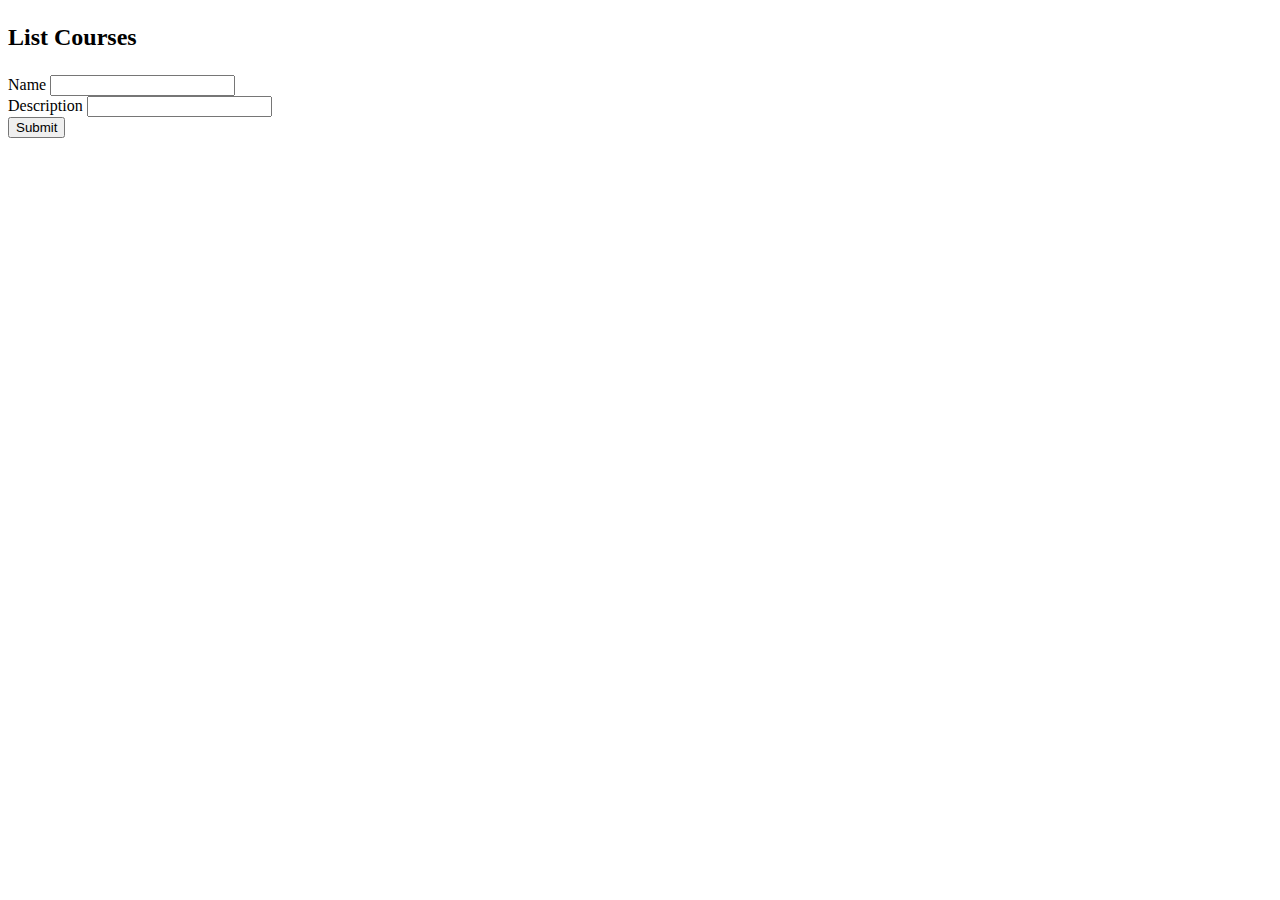
<file: Application/index.html>
<!DOCTYPE html>
<html lang="en">
<head>
    <meta charset="UTF-8">
    <title>Title</title>
</head>
<body>
    <div>
        <h2 class="courseHeader"><p>List Courses</p></h2>
        <ul class="listCourse"></ul>
    </div>
    <div class="formgroup">
        <div class="formgroup__element">
            <label for>Name</label>
            <input type="text" name="name">
        </div>
        <div class="formgroup__element">
            <label for>Description</label>
            <input type="text" name="description">
        </div>
        <button class="btn formgroup__submit">Submit</button>
    </div>

<script src="src.js"></script>
</body>
</html>
</file>
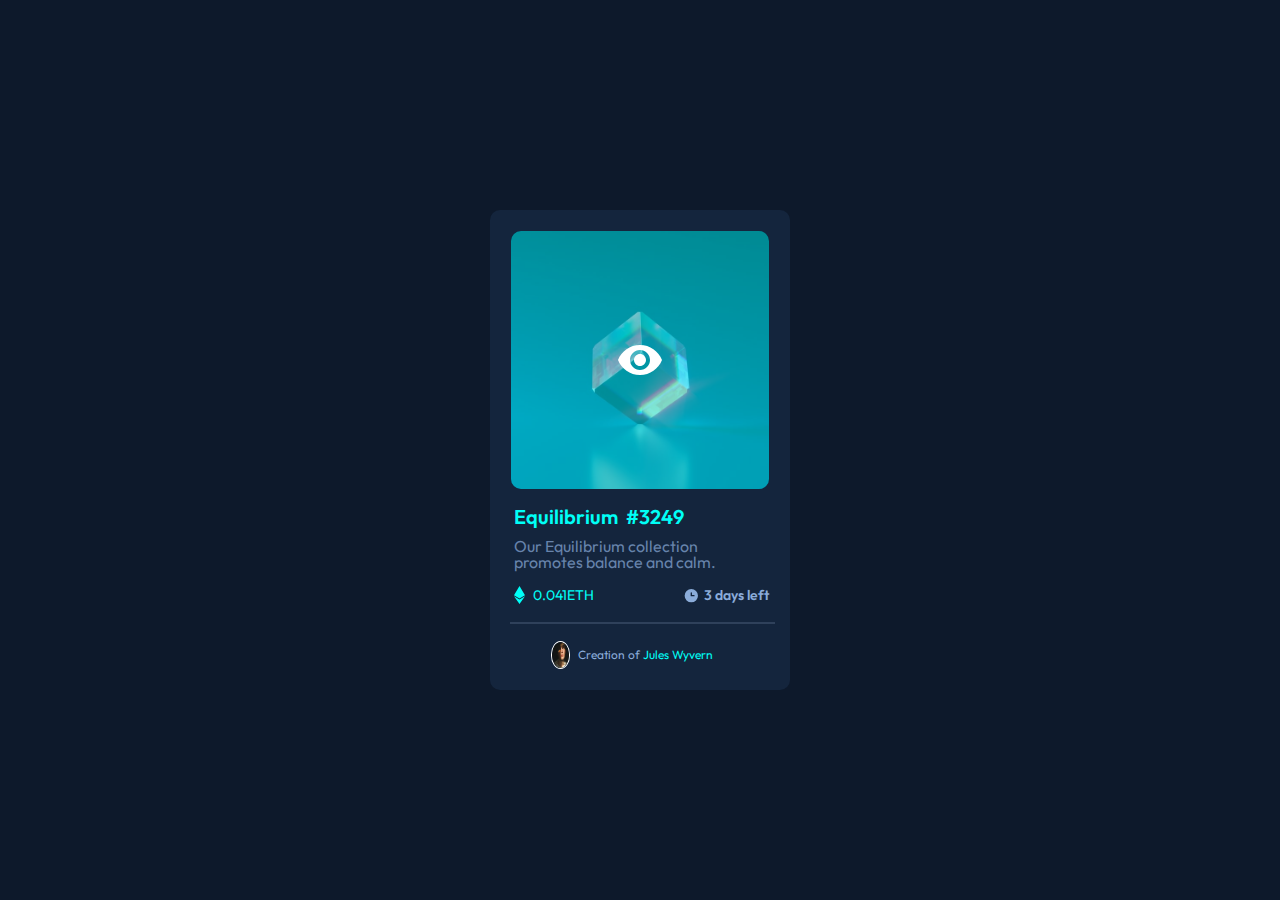
<file: Challange/index.html>
<!DOCTYPE html>
<html lang="en">
<head>
    <meta charset="UTF-8">
    <meta name="viewport" content="width=device-width, initial-scale=1.0">
    <title>Title</title>
    <link rel="stylesheet" href="reset.css">
    <link rel="stylesheet" href="styles.css">
    <link rel="preconnect" href="https://fonts.googleapis.com">
    <link rel="preconnect" href="https://fonts.gstatic.com" crossorigin>
    <link href="https://fonts.googleapis.com/css2?family=Outfit:wght@300;400;600&display=swap" rel="stylesheet">
</head>
<body>
<!--Container-->
<div class="container">
    <div class="card">
<!--        card header -->
        <div class="card__header">
            <div class="card__figure">
                <div class="card__figure-modal">
                    <img src="./assets/icon-view.svg" alt="card__image" class="card__image card__modal-image">
                </div>
                <img src="./assets/image-equilibrium.jpg" alt="card__image" class="card__image card__header-image">
            </div>
        </div>
        <!--                card__body-->
        <div class="card__body">
            <ul class="card__body-list">
                <li class="card__list-item"><h2 class="card__item-header">Equilibrium &#160<a href="" class="card__link">#3249</a></h2></li>
                <li class="card__list-item"><p class="card__item-text">Our Equilibrium collection promotes balance and
                    calm.</p></li>
                <li class="card__list-item">
                    <div class="card__sub-item">
                        <div class="card__sub-item-price">
                            <img src="./assets/icon-ethereum.svg" alt=""
                                 class="card__sub-item-price-icon card__icon">
                            <p class="card__sub-item-text card__sub-item-price-text">0.041ETH</p>
                        </div>
                        <div class="card__sub-item-time">
                            <img src="./assets/icon-clock.svg" alt="" class="card__time-icon">
                            <span class="card__sub-item-text time__text">3 days left</span>
                        </div>
                    </div>
                </li>
                <li>
                    <div class="card__separator"></div>
                </li>
            </ul>
        </div>
        <!--        card__footer-->
        <div class="card__footer">
            <img src="./assets/image-avatar.png" alt="" class="card__footer-img">
            <span class="card__footer-text">Creation of <a href="#" class="card__link">Jules Wyvern</a></span>
        </div>
    </div>
</div>
</body>
</html>
</file>
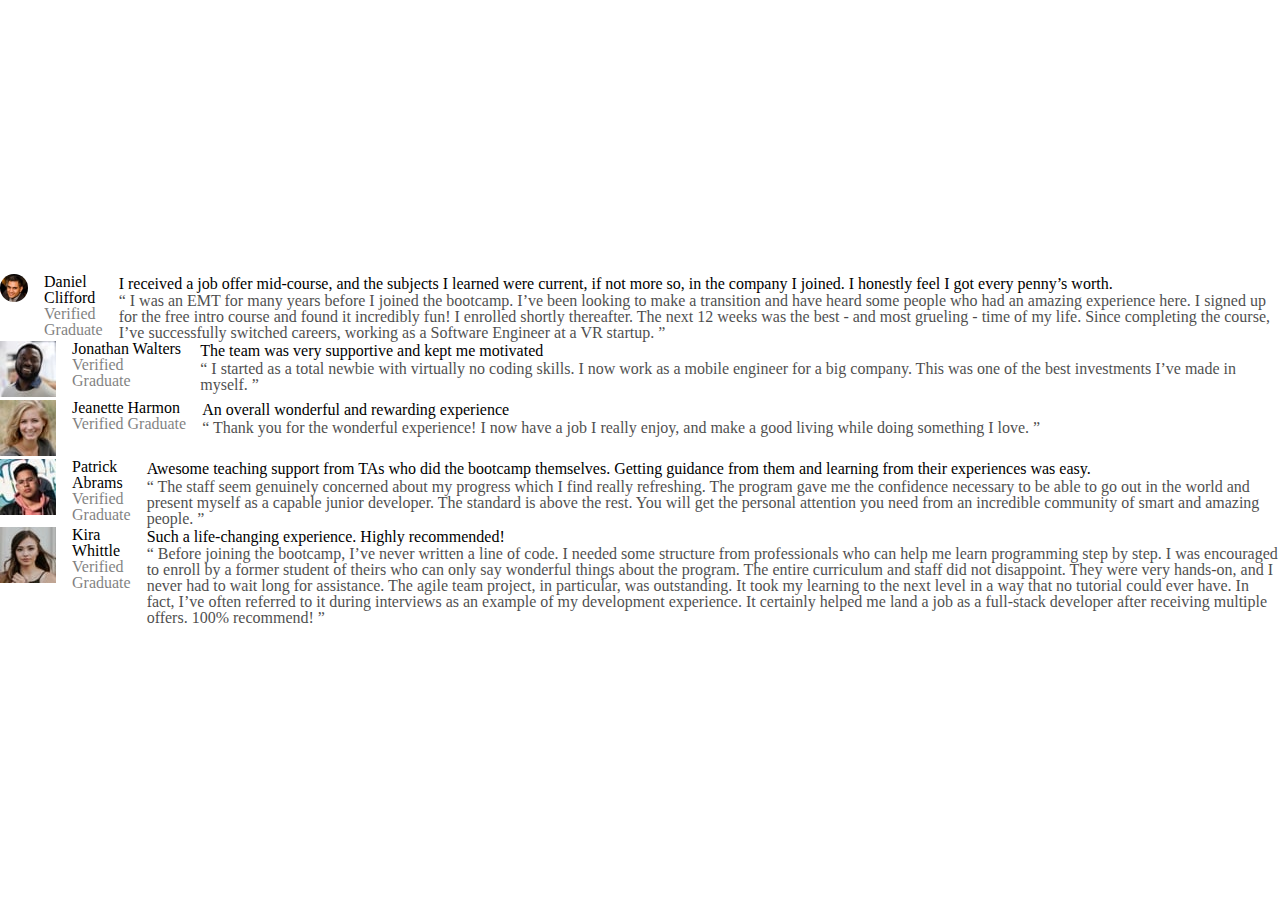
<file: Grid/index.html>
<!doctype html>
<html lang="en">
<head>
    <meta charset="UTF-8">
    <meta name="viewport"
          content="width=device-width, user-scalable=no, initial-scale=1.0, maximum-scale=1.0, minimum-scale=1.0">
    <meta http-equiv="X-UA-Compatible" content="ie=edge">
    <link rel="preconnect" href="https://fonts.googleapis.com">
    <link rel="preconnect" href="https://fonts.gstatic.com" crossorigin>
    <link href="https://fonts.googleapis.com/css2?family=Barlow+Semi+Condensed:wght@500;600&display=swap"
          rel="stylesheet">
    <link rel="stylesheet" href="reset.css">
    <link rel="stylesheet" href="styles.css">
    <title>Grid Demo</title>
</head>
<body>
<main class="testimonial-grid">
<!--        Daniel Article-->
    <article class="testimonial__item grid-col-span-2 flow bg-primary-400 quote text-neutral-100">
        <div class="flex testimonial__content">
            <div><img src="./images/image-daniel.jpg" alt="daniel clifford" class="testimonial__item-image"></div>
            <div class="testimonial__content-header">
                <h2 class="testimonial__item-name">Daniel Clifford</h2>
                <p class="testimonial__item-position">Verified Graduate</p>
            </div>
            <div class="testimonial__content-body">
                <p class="testimonial__body-text">
                    I received a job offer mid-course, and the subjects I learned were current, if not more so,
                    in the company I joined. I honestly feel I got every penny’s worth.
                </p>
                <p class="testimonial__body-text">
                    “ I was an EMT for many years before I joined the bootcamp. I’ve been looking to make a
                    transition and have heard some people who had an amazing experience here. I signed up
                    for the free intro course and found it incredibly fun! I enrolled shortly thereafter.
                    The next 12 weeks was the best - and most grueling - time of my life. Since completing
                    the course, I’ve successfully switched careers, working as a Software Engineer at a VR startup. ”
                </p>
            </div>
        </div>
    </article>
<!--    Jonathan Walters-->
    <article class="testimonial__item flow bg-secondary-400 text-neutral-100">
        <div class="flex testimonial__content">
            <div><img src="./images/image-jonathan.jpg" alt="Jonathan Walters"></div>
            <div class="testimonial__content-header">
                <h2 class="testimonial__item-name">Jonathan Walters</h2>
                <p class="testimonial__item-position">Verified Graduate</p>
            </div>
            <div class="testimonial__content-body">
                <p class="testimonial__body-text"> The team was very supportive and kept me motivated</p>
                <p class="testimonial__body-text">
                    “ I started as a total newbie with virtually no coding skills. I now work as a mobile engineer
                    for a big company. This was one of the best investments I’ve made in myself. ”
                </p>
            </div>
        </div>
    </article>
<!--    Jeanette Harmon-->
    <article class="testimonial__item flow bg-neutral-100 text-secondary-400">
        <div class="flex testimonial__content">
            <div><img src="./images/image-jeanette.jpg" alt="Jeanette Harmon"></div>
            <div class="testimonial__content-header">
                <h2 class="testimonial__item-name">Jeanette Harmon</h2>
                <p class="testimonial__item-position">Verified Graduate</p>
            </div>
            <div class="testimonial__content-body">
                <p class="testimonial__body-text">
                    An overall wonderful and rewarding experience
                </p>
                <p class="testimonial__body-text">
                    “ Thank you for the wonderful experience! I now have a job I really enjoy, and make a good living
                    while doing something I love. ”
                </p>
            </div>
        </div>
    </article>
<!--Patrick Abrams-->
    <article class="testimonial__item  grid-col-span-2 flow bg-secondary-500 text-neutral-100">
        <div class="flex testimonial__content">
            <div><img src="./images/image-patrick.jpg" alt="Patrick Abram"></div>
            <div class="testimonial__content-header">
                <h2 class="testimonial__item-name">Patrick Abrams</h2>
                <p class="testimonial__item-position">Verified Graduate</p>
            </div>
            <div class="testimonial__content-body">
                <p class="testimonial__body-text">
                    Awesome teaching support from TAs who did the bootcamp themselves. Getting guidance from them and
                    learning from their experiences was easy.
                </p>
                <p class="testimonial__body-text">
                    “ The staff seem genuinely concerned about my progress which I find really refreshing. The program
                    gave me the confidence necessary to be able to go out in the world and present myself as a capable
                    junior developer. The standard is above the rest. You will get the personal attention you need from
                    an incredible community of smart and amazing people. ”
                </p>
            </div>
        </div>
    </article>
<!--Kira Whittle-->
    <article class="testimonial__item">
        <div class="flex testimonial__content">
            <div><img src="./images/image-kira.jpg" alt="Kira Whittle"></div>
            <div class="testimonial__content-header">
                <h2 class="testimonial__item-name">Kira Whittle</h2>
                <p class="testimonial__item-position">Verified Graduate</p>
            </div>
            <div class="testimonial__content-body">
                <p class="testimonial__body-text">
                    Such a life-changing experience. Highly recommended!
                </p>
                <p class="testimonial__body-text">
                    “ Before joining the bootcamp, I’ve never written a line of code. I needed some structure from
                    professionals who can help me learn programming step by step. I was encouraged to enroll by a former
                    student of theirs who can only say wonderful things about the program. The entire curriculum and staff
                    did not disappoint. They were very hands-on, and I never had to wait long for assistance. The agile team
                    project, in particular, was outstanding. It took my learning to the next level in a way that no tutorial
                    could ever have. In fact, I’ve often referred to it during interviews as an example of my development
                    experience. It certainly helped me land a job as a full-stack developer after receiving multiple offers.
                    100% recommend! ”
                </p>
            </div>
        </div>
    </article>
</main>
</body>
</html>
</file>
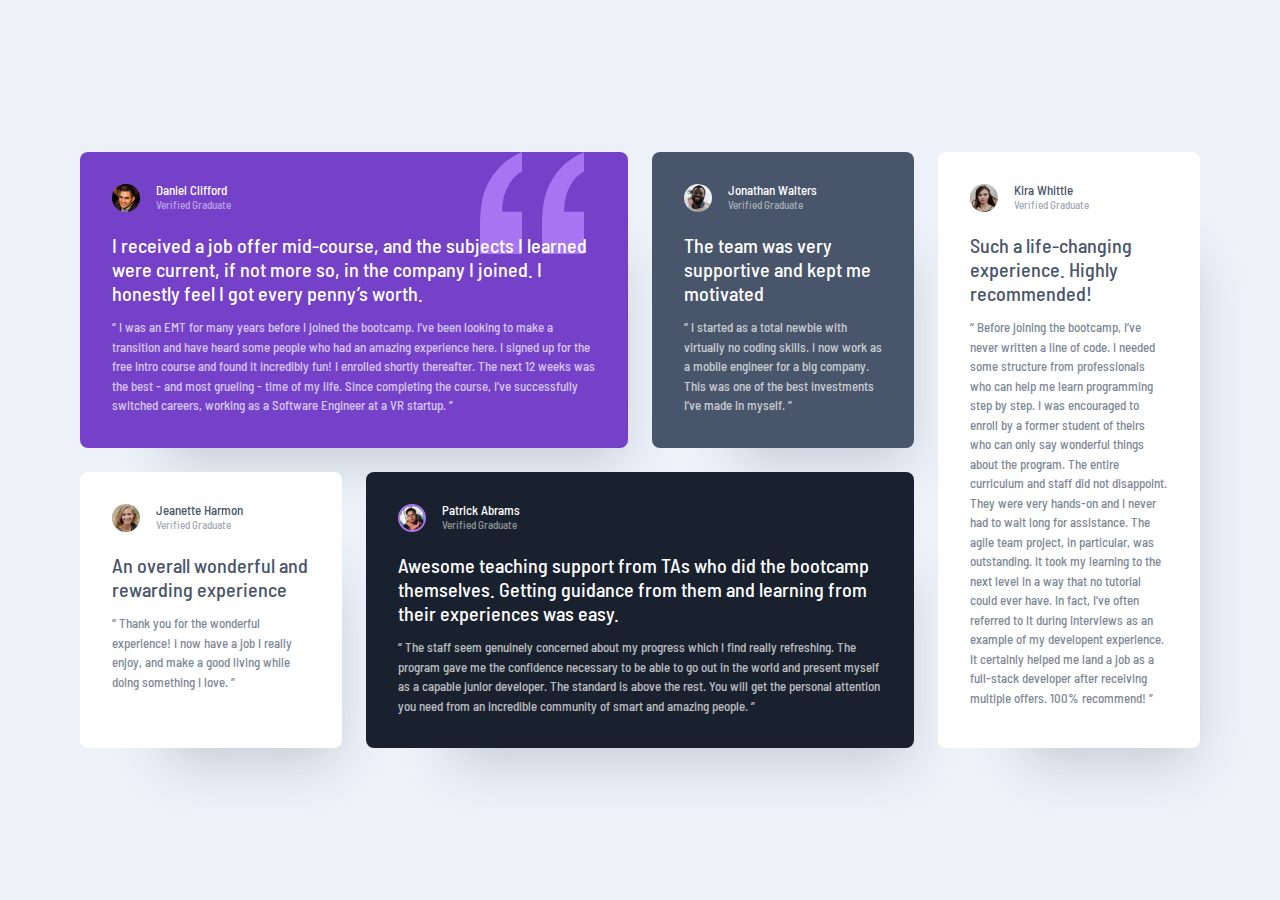
<file: learn-grid-the-easy-way-main/index.html>
<!DOCTYPE html>
<html lang="en">

<head>
  <meta charset="UTF-8">
  <meta http-equiv="X-UA-Compatible" content="IE=edge">
  <meta name="viewport" content="width=device-width, initial-scale=1.0">
  <!-- Google font -->
  <link rel="preconnect" href="https://fonts.googleapis.com">
  <link rel="preconnect" href="https://fonts.gstatic.com" crossorigin>
  <link href="https://fonts.googleapis.com/css2?family=Barlow+Semi+Condensed:wght@500;600&display=swap"
    rel="stylesheet">
  <!-- my css -->
  <link rel="stylesheet" href="style-start.css">
  <title>FEM grid</title>
</head>

<body>
  <main class="testimonial-grid">
    <article class="testimonial grid-col-span-2 flow bg-primary-400 quote text-neutral-100">
      <div class="flex">
        <div>
          <img  src="./images/image-daniel.jpg" alt="daniel clifford">
        </div>
        <div>
          <h2 class="name">Daniel Clifford</h2>
          <p class="position">Verified Graduate</p>
        </div>
      </div>
      <p>
        I received a job offer mid-course, and the subjects I learned were current, if not more so,
        in the company I joined. I honestly feel I got every penny’s worth.
      </p>
      <p>
        “ I was an EMT for many years before I joined the bootcamp. I’ve been looking to make a
        transition and have heard some people who had an amazing experience here. I signed up
        for the free intro course and found it incredibly fun! I enrolled shortly thereafter.
        The next 12 weeks was the best - and most grueling - time of my life. Since completing
        the course, I’ve successfully switched careers, working as a Software Engineer at a VR startup. ”
      </p>
    </article>
    <article class="testimonial flow bg-secondary-400 text-neutral-100">
      <div class="flex">
        <div>
          <img src="./images/image-jonathan.jpg" alt="Jonathan Walters">
        </div>
        <div>
          <h2 class="name">Jonathan Walters</h2>
          <p class="position">Verified Graduate</p>
        </div>
      </div>
      <p>
        The team was very supportive and kept me motivated
      </p>
      <p>
        “ I started as a total newbie with virtually no coding skills. I now work as a mobile engineer
        for a big company. This was one of the best investments I’ve made in myself. ”
      </p>
    </article>
    <article class="testimonial flow bg-neutral-100 text-secondary-400">
      <div class="flex">
        <div>
          <img src="./images/image-jeanette.jpg" alt="Jeanette Harmon">
        </div>
        <div>
          <h2 class="name">Jeanette Harmon</h2>
          <p class="position">Verified Graduate</p>
        </div>
      </div>
      <p>
        An overall wonderful and rewarding experience</p>
      <p>
        “ Thank you for the wonderful experience! I now have a job I really enjoy, and make a good living
        while doing something I love. ”
      </p>
    </article>
    <article class="testimonial grid-col-span-2 flow bg-secondary-500 text-neutral-100">
      <div class="flex">
        <div>
          <img class="border-primary-400" src="./images/image-patrick.jpg" alt="Patrick Abrams">
        </div>
        <div>
          <h2 class="name">Patrick Abrams</h2>
          <p class="position">Verified Graduate</p>
        </div>
      </div>
      <p>
        Awesome teaching support from TAs who did the bootcamp themselves. Getting guidance from them and
        learning from their experiences was easy.
      </p>
      <p>
        “ The staff seem genuinely concerned about my progress which I find really refreshing. The program
        gave me the confidence necessary to be able to go out in the world and present myself as a capable
        junior developer. The standard is above the rest. You will get the personal attention you need from
        an incredible community of smart and amazing people. ”
      </p>
    </article>
    <article class="testimonial flow bg-neutral-100 text-secondary-400">
      <div class="flex">
        <div>
          <img src="./images/image-kira.jpg" alt="Kira Whittle">
        </div>
        <div>
          <h2 class="name">Kira Whittle</h2>
          <p class="position">Verified Graduate</p>
        </div>
      </div>
      <p>
        Such a life-changing experience. Highly recommended!
      </p>
      <p>
        “ Before joining the bootcamp, I’ve never written a line of code. I needed some structure from
        professionals who can help me learn programming step by step. I was encouraged to enroll by a former
        student of theirs who can only say wonderful things about the program. The entire curriculum and staff
        did not disappoint. They were very hands-on and I never had to wait long for assistance. The agile team
        project, in particular, was outstanding. It took my learning to the next level in a way that no tutorial
        could ever have. In fact, I’ve often referred to it during interviews as an example of my developent
        experience. It certainly helped me land a job as a full-stack developer after receiving multiple offers.
        100% recommend! ”
      </p>
    </article>
  </main>




</body>

</html>
</file>
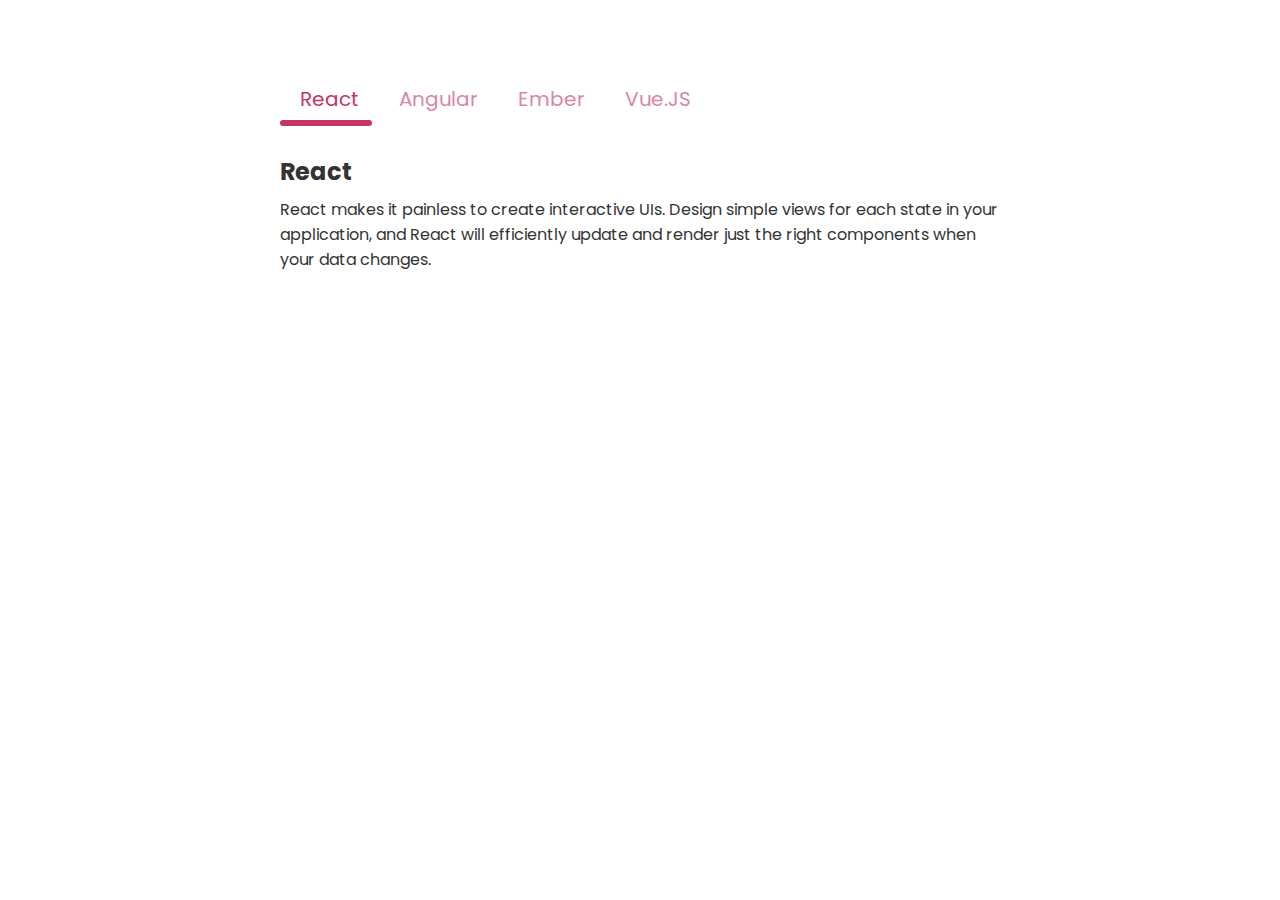
<file: Navbar/index.html>
<!DOCTYPE html>
<html lang="en">
<head>
    <meta charset="UTF-8">
    <title>Title</title>
    <link rel="preconnect" href="https://fonts.gstatic.com">
    <link rel="stylesheet" href="https://cdnjs.cloudflare.com/ajax/libs/font-awesome/5.15.2/css/all.min.css"
          integrity="sha512-HK5fgLBL+xu6dm/Ii3z4xhlSUyZgTT9tuc/hSrtw6uzJOvgRr2a9jyxxT1ely+B+xFAmJKVSTbpM/CuL7qxO8w=="
          crossorigin="anonymous"/>
    <link href="https://fonts.googleapis.com/css2?family=Poppins:wght@300;400;500;600&display=swap" rel="stylesheet">
    <link rel="stylesheet" href="./style.css">
</head>
<body>
<div>
    <div class="tabs">

        <div class="line"></div>
        <div class="tab-item active">
            <i class="tab-icon fas fa-code"></i>
            React
        </div>
        <div class="tab-item">
            <i class="tab-icon fas fa-cog"></i>
            Angular
        </div>
        <div class="tab-item">
            <i class="tab-icon fas fa-plus-circle"></i>
            Ember
        </div>
        <div class="tab-item">
            <i class="tab-icon fas fa-pen-nib"></i>
            Vue.JS
        </div>
    </div>

    <!-- Tab content -->

    <div class="tab-content">
        <div class="tab-pane active">
            <h2>React</h2>
            <p>React makes it painless to create interactive UIs. Design simple views for each state in your
                application, and React will efficiently update and render just the right components when your data
                changes.</p>
        </div>
        <div class="tab-pane">
            <h2>Angular</h2>
            <p>Angular is an application design framework and development platform for creating efficient and
                sophisticated single-page apps.</p>
        </div>
        <div class="tab-pane">
            <h2>Ember</h2>
            <p>Ember.js is a productive, battle-tested JavaScript framework for building modern web applications. It
                includes everything you need to build rich UIs that work on any device.</p>
        </div>
        <div class="tab-pane">
            <h2>Vue.js</h2>
            <p>Vue (pronounced /vjuː/, like view) is a progressive framework for building user interfaces. Unlike other
                monolithic frameworks, Vue is designed from the ground up to be incrementally adoptable.</p>
        </div>
    </div>
</div>
<script src="./src.js"></script>
</body>
</html>
</file>
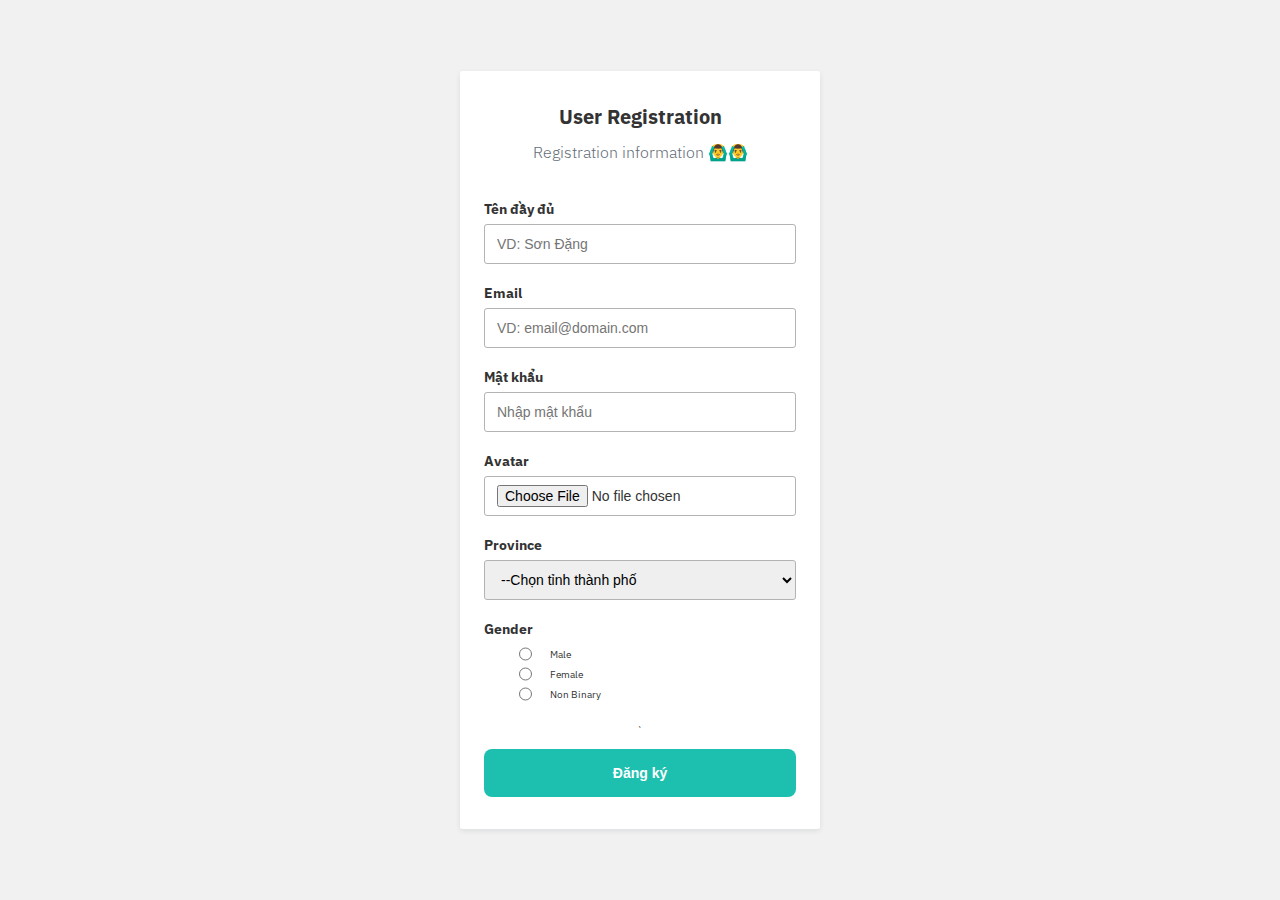
<file: RegistrationForm/index.html>
<!DOCTYPE html>
<html lang="en">
<head>
    <meta charset="UTF-8">
    <link rel="stylesheet" href="./hi.css">
    <title>Title</title>
    <link rel="preconnect" href="https://fonts.googleapis.com">
    <link rel="preconnect" href="https://fonts.gstatic.com" crossorigin>
    <link href="https://fonts.googleapis.com/css2?family=IBM+Plex+Sans:wght@400;500;600&display=swap" rel="stylesheet">
</head>
<body>
<div class="main">
    <form action="" method="POST" class="form" id="form-1">
        <h3 class="heading">User Registration</h3>
        <p class="desc">Registration information 🙆‍♂️🙆‍♂️</p>

        <div class="spacer"></div>

        <div class="form-group">
            <label for="fullname" class="form-label">Tên đầy đủ</label>
            <input id="fullname" name="fullname" type="text" placeholder="VD: Sơn Đặng" class="form-control">
            <span class="form-message"></span>
        </div>

        <div class="form-group">
            <label for="email" class="form-label">Email</label>
            <input id="email" name="email" type="text" placeholder="VD: email@domain.com" class="form-control">
            <span class="form-message"></span>
        </div>

        <div class="form-group">
            <label for="password" class="form-label">Mật khẩu</label>
            <input id="password" name="password" type="password" placeholder="Nhập mật khẩu" class="form-control">
            <span class="form-message"></span>
        </div>

        <div class="form-group">
            <label for="avatar" class="form-label">Avatar</label>
            <!--            <input id="password_confirmation" name="password_confirmation" placeholder="Nhập lại mật khẩu"-->
            <!--                   type="password" class="form-control">-->

            <input name="avatar" id="avatar" type="file" class="form-control form-province-selector">
            <span class="form-message"></span>
        </div>

        <div class="form-group">
            <label for="province" class="form-label">Province</label>
            <!--            <input id="password_confirmation" name="password_confirmation" placeholder="Nhập lại mật khẩu"-->
            <!--                   type="password" class="form-control">-->

            <select id="province" name="province" class="form-control form-province-selector">
                <option value="">--Chọn tỉnh thành phố</option>
                <option value="hni">Hà Nội</option>
                <option value="hcm">Hồ Chí Minh</option>
            </select>

            <span class="form-message"></span>
        </div>
        
        <div class="form-group">
            <label for="password_confirmation" class="form-label">Gender</label>
            <!--            <input id="password_confirmation" name="password_confirmation" placeholder="Nhập lại mật khẩu"-->
            <!--                   type="password" class="form-control">-->
            <div class="align-center">
                <input name="gender" type="radio" value="male" class="form-control form__radio">
                Male
            </div>
            <div class="align-center">
                <input name="gender" type="radio" value="female" class="form-control form__radio">
                Female
            </div>
            <div class="align-center">
                <input name="gender" type="radio" value="other" class="form-control form__radio">
                Non Binary
            </div>
            <span class="form-message"></span>
        </div>
        `
        <button class="form-submit">Đăng ký</button>
    </form>
</div>

<script src="./validator.js"></script>

<script>
    // Inline validator
    Validator(
        {
            form: '#form-1',
            formGroupSelector: '.form-group',
            errorSelector: '.form-message',
            rules: [
                // Validator.isRequired('#fullname','Fullname is required'),
                // Validator.isRequired('#email', 'Email is required'),
                // Validator.isEmail('#email', 'Not a valid email format'),
                // Validator.isRequired('#password', 'password is required'),
                // Validator.minLength('#password', 6, 'password must be at least 6 characters'),
                // Validator.isRequired('#password_confirmation', 'password is required'),
                Validator.isRequired('input[name="gender"]', 'Gender is required'),
                Validator.isRequired('#province', 'Province is required'),
                Validator.isRequired('input[name="avatar"]','No file uploaded'),
                // Validator.isConfirmed('#password_confirmation',()=>{
                //     return document.querySelector('#form-1 #password').value;
                // },'password not match')
            ],
            onSubmit: (data) => {
                //Call API
                console.log(data);
            }
        });
</script>
</body>
</html>
</file>
<file: Challange/styles.css>
* {
    --blue: hsl(215, 51%, 70%);
    --cyan: hsl(178, 100%, 50%);
    --white: #fff;
    --line: hsl(215, 32%, 27%);
}

html {
    font-size: 62.5%;
    font-family: 'Outfit', sans-serif;

    overflow: hidden;
}

.body {
    height: 100vh;
    width: 100vw;
    margin: 0;
    padding: 0;
}

.container {
    display: flex;
    width: 100vw;
    height: 100vh;
    background-color: hsl(217, 54%, 11%);
}

.card {
    margin: auto;
    display: flex;
    flex-direction: column;
    width: 300px;
    height: 480px;
    align-items: center;
    background-color: hsl(216, 50%, 16%);
    border-radius: 10px;
}

.card__figure {
    cursor: pointer;
}

.card__figure:hover .card__figure-modal {
    display: none;
}

.card__figure-modal {
    position: absolute;
    width: 86%;
    height: 86%;
    display: flex;
    border-radius: 10px;
    background-color: rgba(0, 255, 247, 0.50);
}

.card__modal-image {
    margin: auto;
    border-radius: 10px;
}

.card__figure {
    display: flex;
    padding: 7%;
    position: relative;
}

.card__header-image {
    max-width: 100%;
    max-height: 100%;
    border-radius: 10px;
}

.card__body {
    margin-top: -18px;
    margin-bottom: 5px;
}

.card__body-list {
    padding-left: 20px;
    display: flex;
    flex-direction: column;
    list-style: none;
    margin-top: 10px;
}

.card__list-item {
    margin: 10px 21px 6px 4px;
    display: block;
}

.card__item-header {
    line-height: 1rem;
    text-align: left;
    color: var(--cyan);
    font-weight: 600;
    font-size: 2.0rem;
}

.card__item-text {
    font-weight: 400;
    font-size: 1.6rem;
    color: var(--blue);
    opacity: 70%;
}

.card__sub-item {
    display: flex;
    flex-direction: row;
    justify-content: space-between;
    align-items: center;
    position: relative;
}

.card__sub-item-price {
    display: flex;
    flex-direction: row;
    justify-content: flex-end;
}

.card__sub-item-price-icon {
    height: 44%;
}

.card__sub-item-text {
    font-size: 1.4rem;
    font-weight: 600;
}

.card__sub-item-price-text {
    position: relative;
    left: 8px;
    top: 2px;
    color: var(--cyan);
    font-size: 1.4rem;
    font-weight: 400;
}

.card__sub-item-time {
    position: relative;
    display: flex;
    flex-direction: row;
    align-items: center;
}

.time__text {
    margin-left: 4px;
    color: var(--blue);
}

.card__separator {
    width: 94%;
    border: 1px solid var(--line);
    margin: 12px 0;
}

.card__footer {
    display: flex;
    flex-direction: row;
    text-align: center;
    padding: 0 21px;
}

.card__footer-img {
    width: 10%;
    height: auto;
    border: 1px solid #fff;
    border-radius: 50%
}

.card__footer-text {
    position: relative;
    top: 8px;
    margin: 0 8px;
    color: var(--blue);
    font-size: 1.2rem;
    font-weight: 400;
}

.card__link {
    text-decoration: none;
    color: var(--cyan);
    cursor: pointer;
}

.card__link:hover {
    opacity: 80%;
}
</file>
<file: Grid/styles.css>
.root{
    --clr-primary-400: 263 55% 52%;
    --clr-secondary-400: 217 19% 35%;
    --clr-secondary-500: 219 29% 14%;
    --clr-neutral-100: 0 0% 100%;
    --clr-neutral-200: 210 46% 95%;
    --clr-neutral-300: 0 0% 81%;

    --ff-primary: "Barlow Semi Condensed", sans-serif;

    --fw-400: 500;
    --fw-700: 600;

    --fs-300: 0.6875rem;
    --fs-400: 0.8125rem;
    --fs-500: 1.25rem;
}

body{
    display: grid;
    place-content: center;
    min-height: 100vh;

    font-family: var(--ff-primary);
    font-weight: var(--fw-400);
    background-color: hsl(var(--clr-neutral-200));
}

/*Util*/

.flex{
    display: flex;
    gap: var(--gap, 1rem);
}

.flow > *:where(:not(:first-child)) {
    margin-top: var(--flow-spacer, 1em);
}


.bg-primary-400 {
    background: hsl(var(--clr-primary-400));
}
.bg-secondary-400 {
    background: hsl(var(--clr-secondary-400));
}
.bg-secondary-500 {
    background: hsl(var(--clr-secondary-500));
}

.bg-neutral-100 {
    background: hsl(var(--clr-neutral-100));
}

.text-neutral-100 {
    color: hsl(var(--clr-neutral-100));
}
.text-secondary-400 {
    color: hsl(var(--clr-secondary-400));
}
.border-primary-400 {
    border: 2px solid #a775f1;
}

/*Component*/

.testimonial_item {
    font-size: var(--fs-400);
    padding: 2rem;
    border-radius: 0.5rem;
    box-shadow: 2.5rem 3.75rem 3rem -3rem hsl(var(--clr-secondary-400) / 0.25);
}

.testimonial_item.quote {
    background-image: url("./images/bg-pattern-quotation.svg");
    background-repeat: no-repeat;
    background-position: top right 10%;
}

.testimonial__item-image {
    width: 1.75rem;
    aspect-ratio: 1;
    border-radius: 50%;
}

.testimonial__item-name {
    font-size: var(--fs-400);
    font-weight: var(--fw-400);
    line-height: 1;
}

.testimonial__item-position {
    font-size: var(--fs-300);
    opacity: 0.5;
}

.testimonial__body-text:first-of-type {

    font-size: var(--fs-500);
    line-height: 1.2;
}

.testimonial__body-text:last-of-type {
    opacity: 0.7;
}
</file>
<file: learn-grid-the-easy-way-main/style-start.css>
:root {
  --clr-primary-400: 263 55% 52%;
  --clr-secondary-400: 217 19% 35%;
  --clr-secondary-500: 219 29% 14%;
  --clr-neutral-100: 0 0% 100%;
  --clr-neutral-200: 210 46% 95%;
  --clr-neutral-300: 0 0% 81%;

  --ff-primary: "Barlow Semi Condensed", sans-serif;

  --fw-400: 500;
  --fw-700: 600;

  --fs-300: 0.6875rem;
  --fs-400: 0.8125rem;
  --fs-500: 1.25rem;
}

/* Box sizing rules */
*,
*::before,
*::after {
  box-sizing: border-box;
}

/* Remove default margin */
body,
h1,
h2,
h3,
h4,
p,
figure,
blockquote,
dl,
dd {
  margin: 0;
}

/* Remove list styles on ul, ol elements with a list role, which suggests default styling will be removed */
ul[role="list"],
ol[role="list"] {
  list-style: none;
}

/* Set core root defaults */
html:focus-within {
  scroll-behavior: smooth;
}

/* Set core body defaults */
body {
  min-height: 100vh;
  text-rendering: optimizeSpeed;
  line-height: 1.5;
}

/* A elements that don't have a class get default styles */
a:not([class]) {
  text-decoration-skip-ink: auto;
}

/* Make images easier to work with */
img,
picture {
  max-width: 100%;
  display: block;
}

/* Inherit fonts for inputs and buttons */
input,
button,
textarea,
select {
  font: inherit;
}

/* Remove all animations, transitions and smooth scroll for people that prefer not to see them */
@media (prefers-reduced-motion: reduce) {
  html:focus-within {
    scroll-behavior: auto;
  }

  *,
  *::before,
  *::after {
    animation-duration: 0.01ms !important;
    animation-iteration-count: 1 !important;
    transition-duration: 0.01ms !important;
    scroll-behavior: auto !important;
  }
}

body {
  display: grid;
  place-content: center;
  min-height: 100vh;

  font-family: var(--ff-primary);
  font-weight: var(--fw-400);

  background-color: hsl(var(--clr-neutral-200));
}

h1,
h2,
h3 {
  font-weight: var(--fw-700);
}

/* utilities */
.flex {
  display: flex;
  gap: var(--gap, 1rem);
}

.flow > *:where(:not(:first-child)) {
  margin-top: var(--flow-spacer, 1em);
}

.bg-primary-400 {
  background: hsl(var(--clr-primary-400));
}
.bg-secondary-400 {
  background: hsl(var(--clr-secondary-400));
}
.bg-secondary-500 {
  background: hsl(var(--clr-secondary-500));
}

.bg-neutral-100 {
  background: hsl(var(--clr-neutral-100));
}

.text-neutral-100 {
  color: hsl(var(--clr-neutral-100));
}
.text-secondary-400 {
  color: hsl(var(--clr-secondary-400));
}
.border-primary-400 {
  border: 2px solid #a775f1;
}

/* components */
.testimonial-grid {
  display: grid;
  gap: 1.5rem;
  grid-auto-columns: 1fr;
  /*Define grid template area*/
  grid-template-areas:
          'one'
          'two'
          'three'
          'four'
          'five';
  /*Grid only unit*/
  /*Explicit grid*/

  padding-block: 2rem;
  width: min(95%, 70rem);
  margin-inline: auto;
}

@media (min-width: 30em) {
  .testimonial-grid{
    grid-template-areas:
            'one one'
            'two five'
            'three five'
            'four four';
  }
}

@media (min-width: 50em) {
  .testimonial-grid{
    grid-template-areas:
            'one one two five'
            'three four four five';
  }
}

.testimonial {
  font-size: var(--fs-400);
  padding: 2rem;
  border-radius: 0.5rem;
  box-shadow: 2.5rem 3.75rem 3rem -3rem hsl(var(--clr-secondary-400) / 0.25);
}


.testimonial:nth-child(1) {
grid-area: one;
}

.testimonial:nth-child(2) {
grid-area: two;
}
.testimonial:nth-child(3) {
grid-area: three;
}
.testimonial:nth-child(4) {
grid-area: four;
}

.testimonial:nth-child(5) {
grid-area: five;
}

.testimonial.quote {
  background-image: url("./images/bg-pattern-quotation.svg");
  background-repeat: no-repeat;
  background-position: top right 10%;
}

.testimonial img {
  width: 1.75rem;
  aspect-ratio: 1;
  border-radius: 50%;
}

.testimonial .name {
  font-size: var(--fs-400);
  font-weight: var(--fw-400);
  line-height: 1;
}

.testimonial .position {
  font-size: var(--fs-300);
  opacity: 0.5;
}

.testimonial > p:first-of-type {
  font-size: var(--fs-500);
  line-height: 1.2;
}

.testimonial > p:last-of-type {
  opacity: 0.7;
}
</file>
<file: Navbar/style.css>
*{
    padding: 0;
    margin: 0;
    box-sizing: border-box;
}

body{
    display: flex;
    font-family: "Poppins", sans-serif;
}

body > div{
    margin: 5% auto 0;
    max-width: 720px;
}

.tabs{
    display: flex;
    position: relative;
}

.tabs .line{
    position: absolute;
    left: 0;
    bottom: 0;
    width: 0;
    height: 6px;
    border-radius: 15px;
    background-color: #c23564;
    transition: all 0.2s ease;
}

.tab-item{
    min-width: 80px;
    padding: 16px 20px 11px 20px;
    font-size: 20px;
    text-align: center;
    color: #c23564;
    background-color: #fff;
    border-top-left-radius: 5px;
    border-top-right-radius: 5px;
    opacity: 0.6;
    cursor: pointer;
    transition: all 0.5s ease;
}

.tab-icon{
    font-size:24px;
    width: 32px;
    position: relative;
    top: 2px;
}

.tab-item:hover{
    opacity: 1;
    background-color: rgba(194,53,100,0.05);
    border-color:rgba(194,53,100,0.1);
}

.tab-item.active{
    opacity: 1;
}

.tab-content{
    padding: 28px 0;
}

.tab-pane{
    color: #333;
    display: none;
}

.tab-pane.active{
    display: block;
}

.tab-pane h2 {
    font-size: 24px;
    margin-bottom: 8px;
}
</file>
<file: RegistrationForm/hi.css>
/*Reset css*/
* {
    padding: 0;
    margin: 0;
    box-sizing: border-box;
}

html{
    color: #333;
    font-size: 62.5%;
    font-family:'IBM Plex Sans', sans-serif;
}

.main{
    background: #f1f1f1;
    min-height: 100vh;
    display: flex;
    justify-content:center;
}

.form{
    width: 360px;
    min-height: 100px;
    padding: 32px 24px;
    text-align: center;
    background: #fff;
    border-radius: 2px;
    margin: 24px;
    align-self: center;
    box-shadow: 0 2px 5px 0 rgba(51,62,73,0.1);
}

.form .heading{
    font-size: 2rem;
}

.form .desc{
    text-align: center;
    color: #636d77;
    font-size: 1.6rem;
    font-weight: 300;
    line-height: 2.4rem;
    margin: 10px 0;

}

.form-group {
    display: flex;
    margin: 16px 0;
    flex-direction: column;
}

.align-center{
    display: flex;
    flex-direction: row;
    align-items: center;
    height: 20px;
}

.form__radio{
    margin-right:  18px;
    margin-left: 35px;
}

.form-province-selector{
    width: 100%;

}

.form-label,
.form-message{
    text-align: left;
}

.form-label{
    font-weight: 700;
    padding-bottom: 6px;
    line-height: 1.8rem;
    font-size: 1.4rem;
}

.form-control{
    height: 40px;
    padding: 8px 12px;
    border: 1px solid #b3b3b3;
    border-radius: 3px;
    outline: none;
    font-size: 1.4rem;
}

.form-control:hover{
    border-color: #1dbfaf;
}

.form-group.invalid .form-control{
    border-color: #f33a58;
}

.form-group.invalid .form-message{
    color: #f33a58;
}

.form-message{
    font-size: 1.2rem;
    line-height: 1.6rem;
    padding: 4px 0 0;
}

.form-submit{
    outline: none;
    background-color: #1dbfaf;
    margin-top: 12px;
    padding: 16px 16px;
    font-weight: 600;
    color: #fff;
    border: none;
    width: 100%;
    font-size: 14px;
    border-radius: 8px;
    cursor: pointer;
}

.form-submit:hover{
    background-color: #1ac7b6;
}

.spacer{
    margin-top: 36px;
}
</file>
